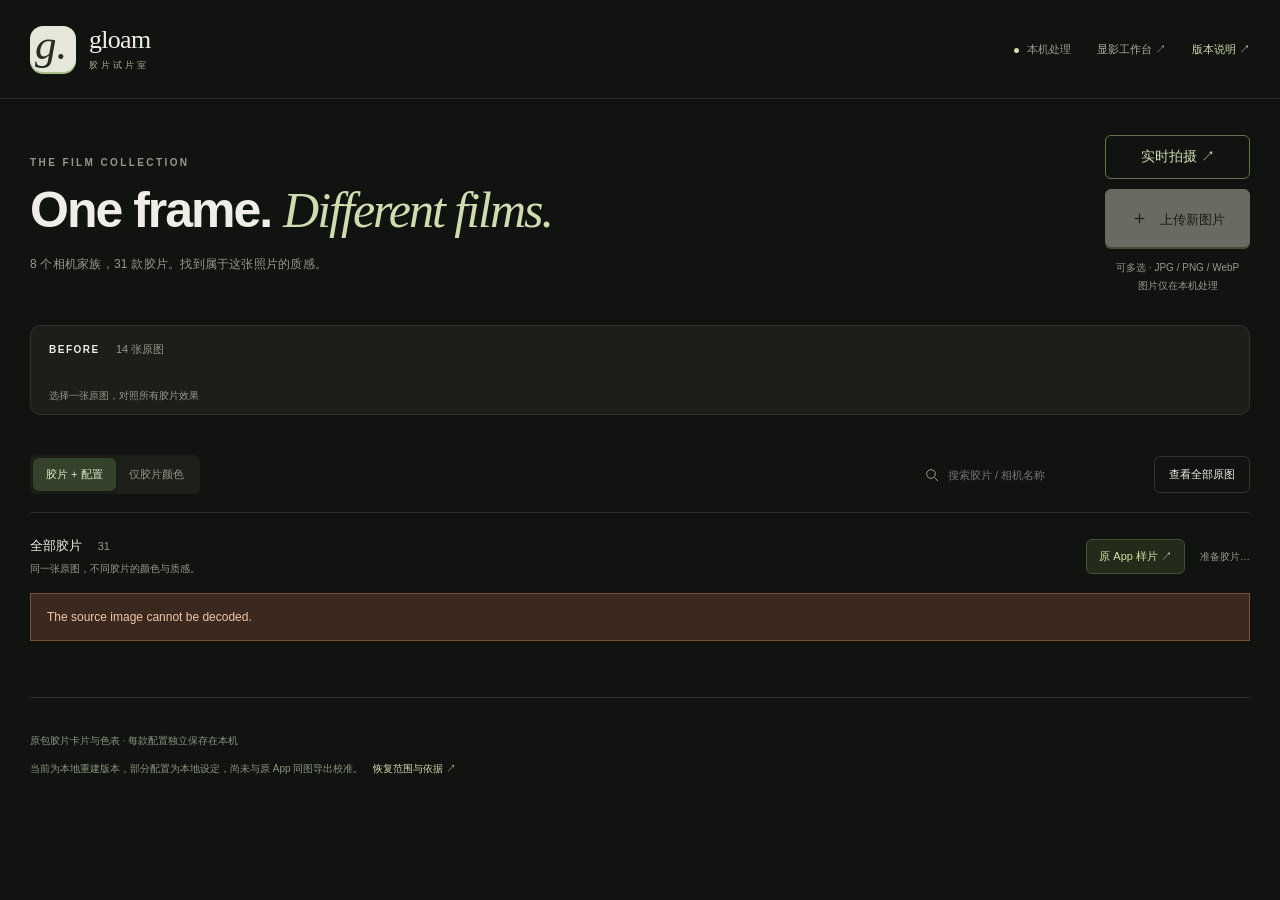
<file: index.html>
<!doctype html>
<html lang="zh-CN">
<head><meta charset="utf-8"><meta name="viewport" content="width=device-width,initial-scale=1"><meta name="description" content="用同一张照片探索 Gloam 的 8 个相机家族与 31 款胶片，查看原版卡片，独立调整与保存每款配置。"><title>Gloam · 胶片试片室</title><link rel="icon" href="studio/homepage/favicon.svg" type="image/svg+xml"><link rel="stylesheet" href="studio/homepage/home.css?v=20260921-live-lite-2"><link rel="stylesheet" href="studio/sample-gallery.css?v=20260921-live-lite-2"></head>
<body>
<a class="skip" href="#film-grid">跳到胶片</a>
<header class="masthead"><a class="brand" href="index.html" aria-label="Gloam 胶片试片室首页"><span class="brand-mark">g.</span><span class="brand-name">gloam<small>胶片试片室</small></span></a><nav><span class="local">本机处理</span><a href="editor.html">显影工作台 ↗</a><a href="about.html" target="_blank" rel="noopener">版本说明 ↗</a></nav></header>
<main>
<section class="intro"><div><p class="eyebrow">THE FILM COLLECTION</p><h1>One frame. <em>Different films.</em></h1><p class="intro-copy">8 个相机家族，31 款胶片。找到属于这张照片的质感。</p></div><div class="intro-side"><a class="camera-entry" href="camera.html">实时拍摄 ↗</a><button class="primary" id="upload-trigger" disabled><span aria-hidden="true">＋</span> 上传新图片</button><small>可多选 · JPG / PNG / WebP<br>图片仅在本机处理</small><input id="upload" type="file" accept="image/jpeg,image/png,image/webp" multiple hidden></div></section>
<section class="source-panel" aria-label="选择原图"><div class="section-top"><h2>BEFORE <span id="source-count">14 张原图</span></h2><span id="source-name"></span></div><div id="sources" class="sources"></div><div class="source-bottom"><span>选择一张原图，对照所有胶片效果</span><span id="upload-status" role="status"></span></div></section>
<nav id="camera-families" class="families" aria-label="选择相机家族"></nav>
<div class="toolbar"><div class="segmented" aria-label="效果模式"><button id="recipe-mode" aria-pressed="true">胶片 + 配置</button><button id="color-mode" aria-pressed="false">仅胶片颜色</button></div><div class="toolbar-right"><label class="search"><svg viewBox="0 0 24 24" fill="none" stroke="currentColor" stroke-width="1.5" aria-hidden="true"><circle cx="10.5" cy="10.5" r="6.5"/><path d="m16 16 5 5"/></svg><input id="film-search" type="search" placeholder="搜索胶片 / 相机名称" aria-label="搜索胶片或相机名称"></label><button id="show-before" aria-pressed="false">查看全部原图</button></div></div>
<div class="results-line"><div><h2 id="results-title">全部胶片 <span>31</span></h2><p id="family-caption">同一张原图，不同胶片的颜色与质感。</p></div><div class="results-actions"><button id="open-samples" class="home-samples">原 App 样片 ↗</button><span id="progress" role="status">准备胶片…</span></div></div>
<div id="home-error" role="alert" hidden></div><section id="film-grid" class="film-grid" aria-label="胶片效果与配置卡片"></section><div id="empty" hidden><p>没有找到这款胶片</p><button id="clear-search">清除搜索与筛选</button></div>
<footer><p>原包胶片卡片与色表 · 每款配置独立保存在本机</p><p>当前为本地重建版本，部分配置为本地设定，尚未与原 App 同图导出校准。<a href="about.html" target="_blank" rel="noopener">恢复范围与依据 ↗</a></p></footer>
</main>
<dialog id="film-detail" aria-label="胶片显影详情"><div class="detail-heading"><span id="detail-label">胶片显影</span><span class="detail-hint">每款胶片单独记住你的调整</span><button id="close-detail" aria-label="关闭胶片详情">✕</button></div><iframe id="editor-frame" title="Gloam 胶片显影工作台"></iframe></dialog>
<div id="drop-overlay" hidden>松开，加入这批原图<span>全部胶片将应用到你选择的照片</span></div>
<script type="module" src="studio/homepage/home.mjs?v=20260921-live-lite-2"></script>
</body></html>
</file>
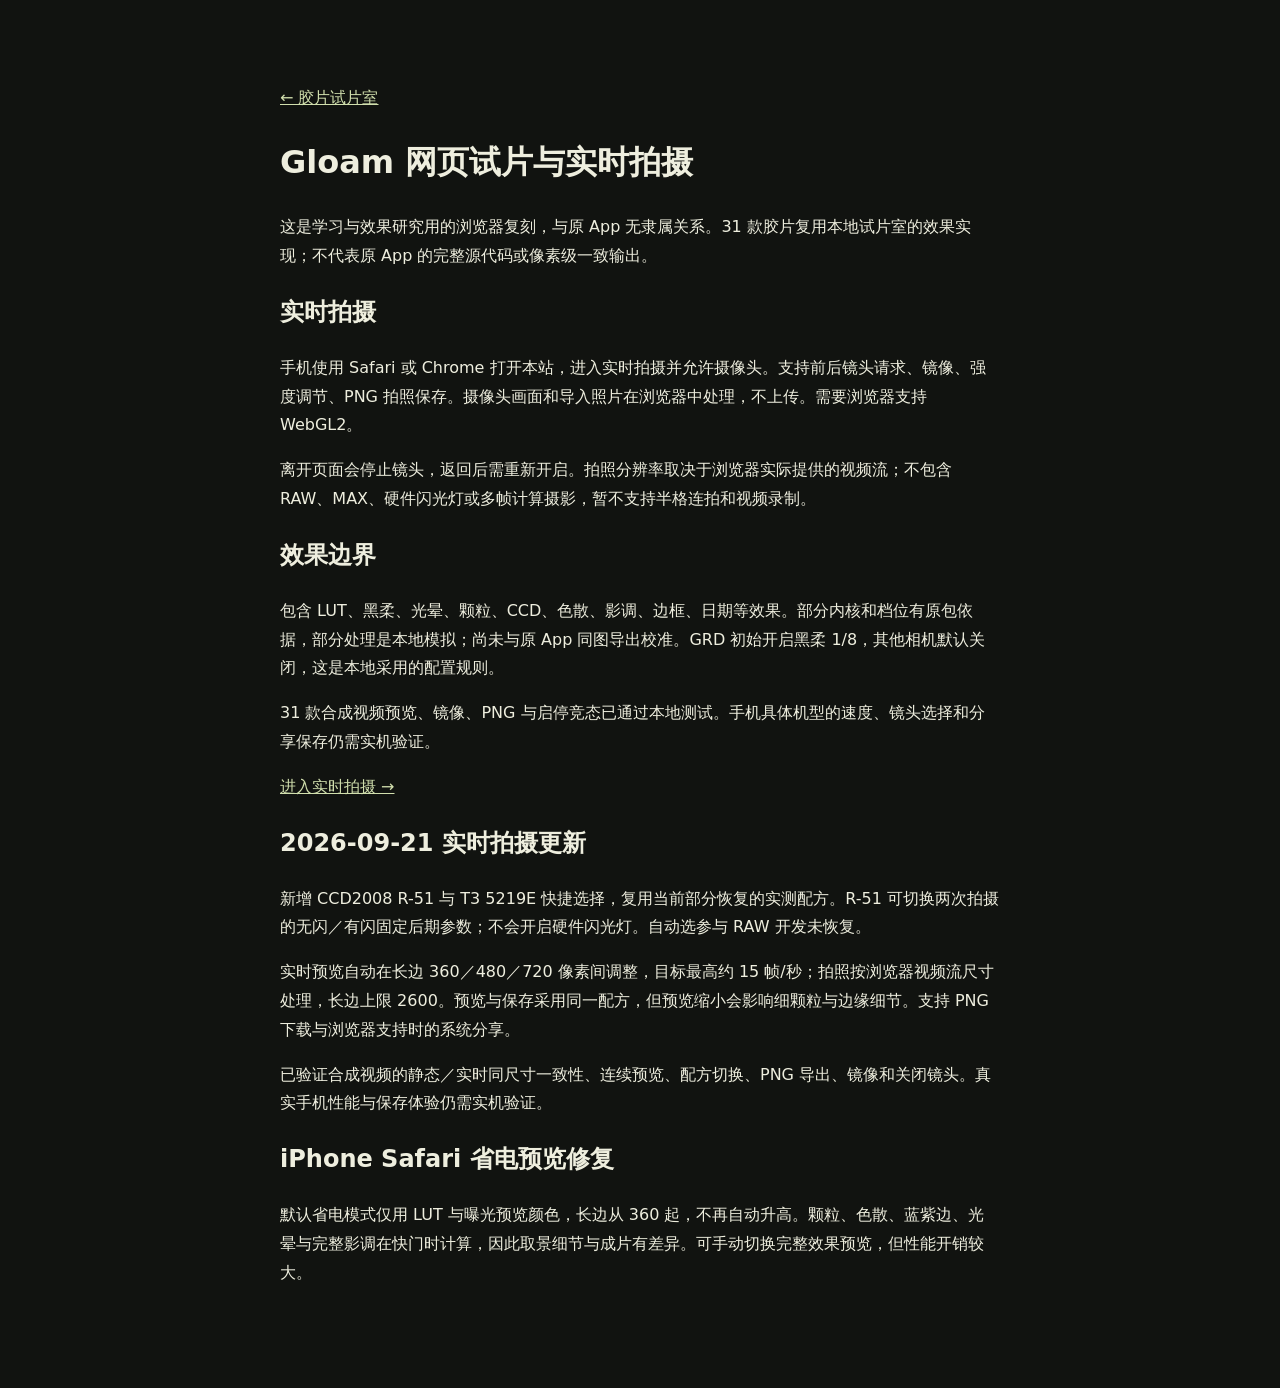
<file: about.html>
<!doctype html><html lang="zh-CN"><meta charset="utf-8"><meta name="viewport" content="width=device-width,initial-scale=1"><title>Gloam 网页版本说明</title><style>body{max-width:720px;margin:60px auto;padding:24px;background:#111310;color:#eeeede;font:16px/1.8 system-ui}a{color:#d1dfad}</style><a href="index.html">← 胶片试片室</a><h1>Gloam 网页试片与实时拍摄</h1><p>这是学习与效果研究用的浏览器复刻，与原 App 无隶属关系。31 款胶片复用本地试片室的效果实现；不代表原 App 的完整源代码或像素级一致输出。</p><h2>实时拍摄</h2><p>手机使用 Safari 或 Chrome 打开本站，进入实时拍摄并允许摄像头。支持前后镜头请求、镜像、强度调节、PNG 拍照保存。摄像头画面和导入照片在浏览器中处理，不上传。需要浏览器支持 WebGL2。</p><p>离开页面会停止镜头，返回后需重新开启。拍照分辨率取决于浏览器实际提供的视频流；不包含 RAW、MAX、硬件闪光灯或多帧计算摄影，暂不支持半格连拍和视频录制。</p><h2>效果边界</h2><p>包含 LUT、黑柔、光晕、颗粒、CCD、色散、影调、边框、日期等效果。部分内核和档位有原包依据，部分处理是本地模拟；尚未与原 App 同图导出校准。GRD 初始开启黑柔 1/8，其他相机默认关闭，这是本地采用的配置规则。</p><p>31 款合成视频预览、镜像、PNG 与启停竞态已通过本地测试。手机具体机型的速度、镜头选择和分享保存仍需实机验证。</p><a href="camera.html">进入实时拍摄 →</a></html><section id="20260921-live-measured-1"><h2>2026-09-21 实时拍摄更新</h2><p>新增 CCD2008 R-51 与 T3 5219E 快捷选择，复用当前部分恢复的实测配方。R-51 可切换两次拍摄的无闪／有闪固定后期参数；不会开启硬件闪光灯。自动选参与 RAW 开发未恢复。</p><p>实时预览自动在长边 360／480／720 像素间调整，目标最高约 15 帧/秒；拍照按浏览器视频流尺寸处理，长边上限 2600。预览与保存采用同一配方，但预览缩小会影响细颗粒与边缘细节。支持 PNG 下载与浏览器支持时的系统分享。</p><p>已验证合成视频的静态／实时同尺寸一致性、连续预览、配方切换、PNG 导出、镜像和关闭镜头。真实手机性能与保存体验仍需实机验证。</p></section><section><h2>iPhone Safari 省电预览修复</h2><p>默认省电模式仅用 LUT 与曝光预览颜色，长边从 360 起，不再自动升高。颗粒、色散、蓝紫边、光晕与完整影调在快门时计算，因此取景细节与成片有差异。可手动切换完整效果预览，但性能开销较大。</p></section>
</file>
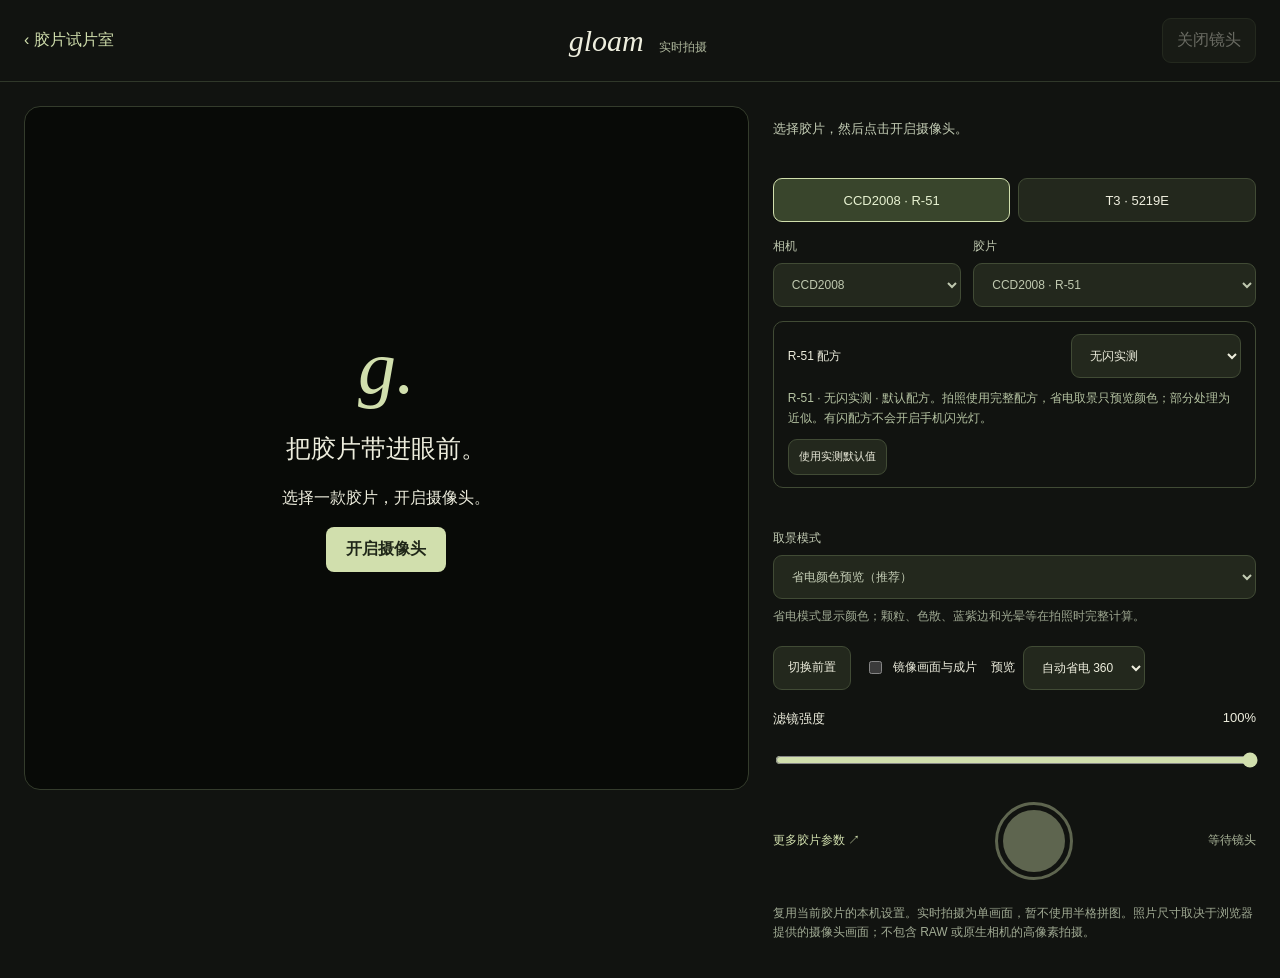
<file: camera.html>
<!doctype html><html lang="zh-CN"><head><meta charset="utf-8"><meta name="viewport" content="width=device-width,initial-scale=1,viewport-fit=cover"><title>Gloam · 实时拍摄</title><link rel="icon" href="studio/homepage/favicon.svg"><link rel="stylesheet" href="studio/camera.css?v=20260921-live-lite-2"></head><body>
<header><a href="index.html">‹ 胶片试片室</a><strong>gloam <small>实时拍摄</small></strong><button id="camera-stop" disabled>关闭镜头</button></header>
<main><section class="viewfinder"><video id="camera-source" muted playsinline hidden></video><canvas id="camera-result" width="1" height="1" aria-label="实时滤镜预览"></canvas><div id="camera-placeholder"><span class="camera-mark">g.</span><h1>把胶片带进眼前。</h1><p>选择一款胶片，开启摄像头。</p><button id="camera-start" class="primary" disabled>开启摄像头</button></div><span id="live-label" hidden>LIVE · 本机处理</span></section>
<section class="camera-controls" aria-label="拍摄设置"><div id="camera-security" role="note" hidden>手机实时摄像头需要 HTTPS。当前局域网 HTTP 入口不能启用镜头；你仍可返回试片室导入照片。</div>
<p id="camera-status" role="status" aria-live="polite">正在准备胶片…</p>
<div class="quick-films" role="group" aria-label="实测胶片快捷选择"><button data-camera-preset="CCD2008_STD">CCD2008 · R-51</button><button data-camera-preset="T3_5219">T3 · 5219E</button></div>
<div class="selection"><label>相机<select id="camera-family" disabled></select></label><label>胶片<select id="camera-film" disabled></select></label></div>
<section id="camera-recipe" hidden><label id="camera-r51-field">R-51 配方<select id="camera-r51-profile"><option value="noflash">无闪实测</option><option value="flash">有闪实测（后期配方）</option></select></label><p id="camera-recipe-note"></p><button id="camera-recipe-reset">使用实测默认值</button></section>
<p id="camera-performance" aria-live="off"></p>
<label class="preview-mode">取景模式<select id="camera-preview-mode"><option value="color">省电颜色预览（推荐）</option><option value="full">完整效果预览（较慢）</option></select></label><p class="note preview-note">省电模式显示颜色；颗粒、色散、蓝紫边和光晕等在拍照时完整计算。</p>
<div class="options"><button id="camera-flip" disabled>切换前置</button><label><input id="camera-mirror" type="checkbox">镜像画面与成片</label><label>预览<select id="camera-quality"><option value="0">自动省电 360</option><option value="480">流畅 480</option><option value="720">标准 720</option><option value="960">清晰 960</option></select></label></div>
<label class="slider">滤镜强度 <output id="camera-amount-value">100%</output><input id="camera-amount" type="range" min="0" max="100" value="100"></label>
<div class="capture-row"><a id="camera-edit" href="editor.html">更多胶片参数 ↗</a><button id="camera-shutter" class="shutter" aria-label="拍照" disabled><span></span></button><span id="camera-size">等待镜头</span></div>
<section id="camera-shot" hidden aria-label="最新拍摄照片"><img id="camera-shot-image" alt="最新拍摄的滤镜照片"><div><p id="camera-shot-info"></p><a id="camera-download" class="primary" download="Gloam.png">保存照片</a><button id="camera-share" hidden>分享／存储</button></div></section>
<p class="note">复用当前胶片的本机设置。实时拍摄为单画面，暂不使用半格拼图。照片尺寸取决于浏览器提供的摄像头画面；不包含 RAW 或原生相机的高像素拍摄。</p></section></main>
<script type="module" src="studio/camera-page.mjs?v=20260921-live-lite-2"></script></body></html>
</file>
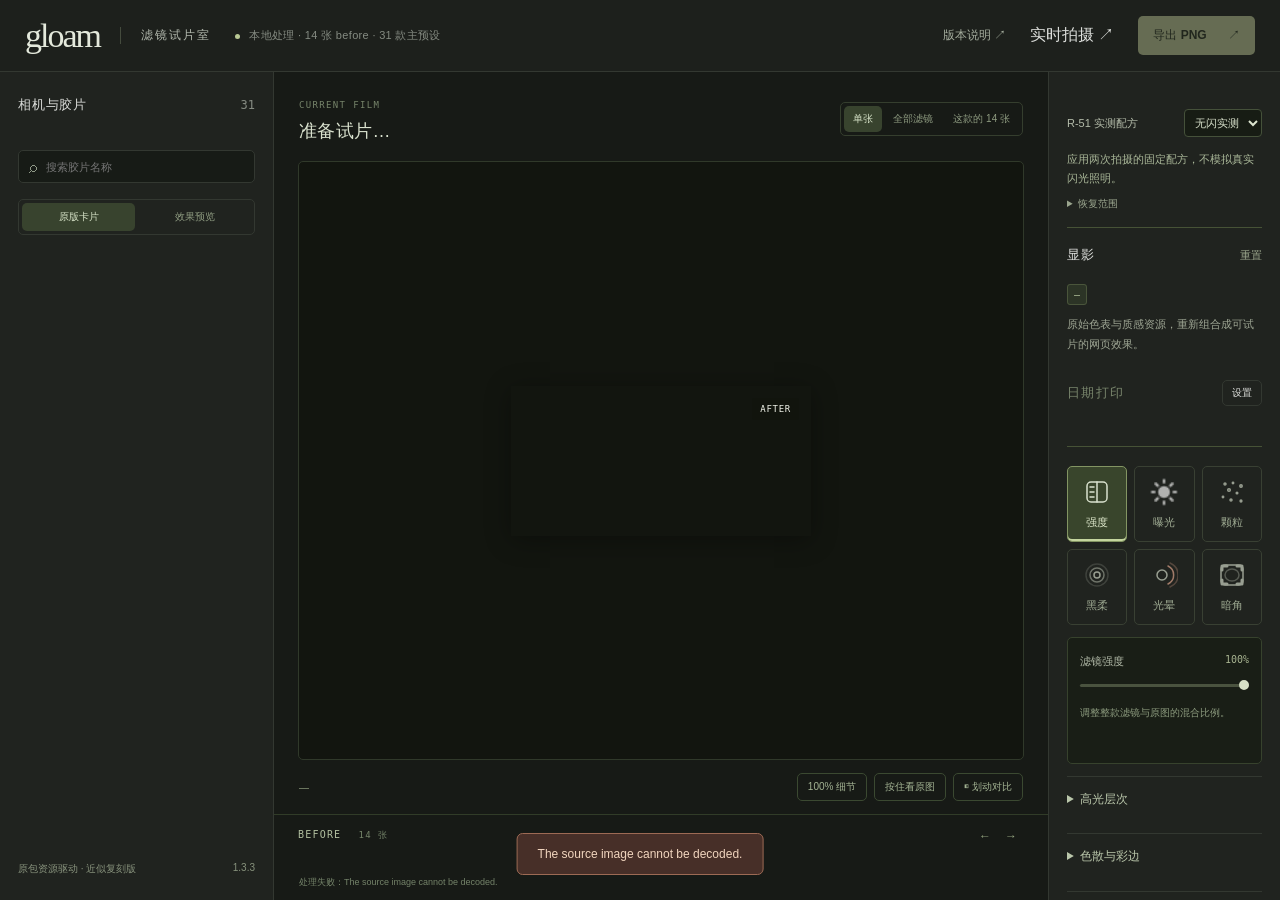
<file: editor.html>
<!doctype html>
<html lang="zh-CN"><head><meta charset="utf-8"><meta name="viewport" content="width=device-width, initial-scale=1"><link rel="icon" href="data:,"><title>Gloam · 胶片显影</title><link rel="stylesheet" href="studio/style.css?v=20260921-live-lite-2"><link rel="stylesheet" href="studio/homepage/editor.css?v=20260921-live-lite-2"><link rel="stylesheet" href="studio/sample-gallery.css?v=20260921-live-lite-2"></head>
<body>
<header class="topbar"><a class="wordmark" href="index.html">gloam<span>滤镜试片室</span></a><div class="header-note"><i></i> 本地处理 · 14 张 before · 31 款主预设</div><a class="study-link" href="about.html" target="_blank">版本说明 ↗</a><a id="open-camera" href="camera.html">实时拍摄 ↗</a><button id="export" class="primary" disabled>导出 PNG <span>↗</span></button></header>
<div class="workspace">
<aside class="library"><div class="section-heading"><h2>相机与胶片</h2><span id="filter-count">31</span></div><div id="families" class="chips" aria-label="筛选相机"></div><label class="search"><span>⌕</span><input id="search" type="search" placeholder="搜索胶片名称" aria-label="搜索胶片名称"></label><div class="library-modes" role="group" aria-label="滤镜缩略图类型"><button data-library-mode="artwork" aria-pressed="true">原版卡片</button><button data-library-mode="preview" aria-pressed="false">效果预览</button></div><div class="filter-scroll"><div id="filters" class="filter-grid"></div></div><div class="library-footer">原包资源驱动 · 近似复刻版 <span>1.3.3</span></div></aside>
<main><div class="viewer-toolbar"><div class="selected-film"><img id="selected-artwork" alt="" hidden><div><span class="eyebrow">CURRENT FILM</span><h1 id="effect-title">准备试片…</h1></div></div><div class="view-modes" aria-label="预览方式"><button data-view="single" class="active">单张</button><button data-view="filters">全部滤镜</button><button data-view="photos">这款的 14 张</button></div></div>
<div class="preview-area" id="preview-area"><div id="single-view"><div class="photo-stage" id="photo-stage"><canvas id="result" aria-label="当前滤镜效果"></canvas><img id="before" alt="原图对照"><div id="divider"><span>↔</span></div><span class="photo-label before-label">BEFORE</span><span class="photo-label after-label">AFTER</span><input id="split-position" type="range" min="0" max="100" value="50" aria-label="原图对比分界位置"></div></div><div id="contact-grid" class="contact-grid" hidden></div><div id="loading" class="loading">正在加载本地照片与滤镜…</div></div>
<div class="compare-bar"><div id="image-info">—</div><div class="compare-actions"><button id="zoom" aria-pressed="false" title="按原图像素查看，滚动查看边缘细节">100% 细节</button><button id="hold" title="按住按钮或空格看原图">按住看原图</button><button id="compare" aria-pressed="false">◧ 划动对比</button><button id="export-sheet" hidden>导出对照图</button></div></div>
<section class="photo-tray"><div class="tray-title"><h2>BEFORE <span id="photo-count">14 张</span></h2><div><button id="prev" aria-label="上一张">←</button><button id="next" aria-label="下一张">→</button></div></div><div id="photos" class="photo-strip" aria-label="选择 before 图片"></div></section>
<div id="status" role="status" aria-live="polite">所有处理均在本机进行</div>
</main>
<aside class="controls"><div class="section-heading"><h2>显影</h2><button id="reset" class="text-button">重置</button></div><div class="preset-caption"><span id="family-label">—</span><p id="preset-desc">原始色表与质感资源，重新组合成可试片的网页效果。</p></div>
<div class="range-control"><label for="amount">滤镜强度 <output id="amount-value">100%</output></label><input id="amount" type="range" min="0" max="100" value="100"></div>
<div class="range-control"><label for="exposure">曝光 <output id="exposure-value">0.0 EV</output></label><input id="exposure" type="range" min="-150" max="150" value="0"></div>
<div class="control-divider"></div><h3>胶片质感</h3>
<div class="range-control"><label for="grain">颗粒 <output id="grain-value">—</output></label><input id="grain" type="range" min="0" max="100" value="25"></div>
<div class="range-control"><label for="blackMistGrade">黑柔 <output id="blackMistGrade-value">—</output></label><input id="blackMistGrade" type="range" min="0" max="6" value="0"></div>
<div class="range-control"><label for="halationGrade">光晕 <output id="halationGrade-value">—</output></label><input id="halationGrade" type="range" min="0" max="4" value="0"></div>
<div class="range-control"><label for="vignette">暗角 <output id="vignette-value">—</output></label><input id="vignette" type="range" min="0" max="100" value="24"></div>
<details class="calibration"><summary>试片校准选项 · 非原版范围</summary><p>以下为本地校准参数。CCD 看高反差边缘的纹理与伪色；色散看画面四周的红蓝分离。建议打开「100% 细节」。</p><div class="range-control"><label for="ccd">CCD 采样混合 <output id="ccd-value">—</output></label><input id="ccd" type="range" min="0" max="100" value="0"></div><div class="range-control"><label for="aberration">边缘色散强度 <output id="aberration-value">—</output></label><input id="aberration" type="range" min="0" max="100" value="18"></div><div class="range-control"><label for="caPixels">色散通道位移 <output id="caPixels-value">±1.7 px</output></label><input id="caPixels" type="range" min="0" max="120" value="17"><p>红／蓝反向位移，按长边 1400px 为基准。原版偏移值尚未恢复。</p></div><div id="matrix-controls"><div class="range-control"><label for="node">矩阵档位 <output id="node-value">2</output></label><input id="node" type="range" min="0" max="40" value="20"></div><div class="range-control"><label for="kelvin">矩阵色温节点 <output id="kelvin-value">5200 K</output></label><input id="kelvin" type="range" min="3500" max="6500" step="100" value="5200"></div><p>档位编号不是曝光 EV；初始选择 2 / 5200K 为本地试片设定。</p></div></details>
<button id="export-batch" class="batch-button" disabled>导出这款的 14 张 ZIP</button><button id="cancel-export" hidden>停止导出</button><p class="export-note">按原始像素处理 · 逐张导出</p>
<details class="evidence"><summary>复刻依据与范围</summary><p id="evidence-text"></p><p>黑柔与光晕已恢复档位参数及内核；其余编辑范围仍需同图校准。灰尘、漏光为本地模拟。自动曝光、闪光灯、RAW、MAX 不在本次范围内。</p><a id="evidence-link" href="about.html" target="_blank">查看配置证据 ↗</a></details>
</aside></div><div id="toast" role="alert" hidden></div><script type="module" src="studio/app.mjs?v=20260921-live-lite-2"></script><script type="module" src="studio/tool-ui.mjs?v=20260921-live-lite-2"></script></body></html>
</file>
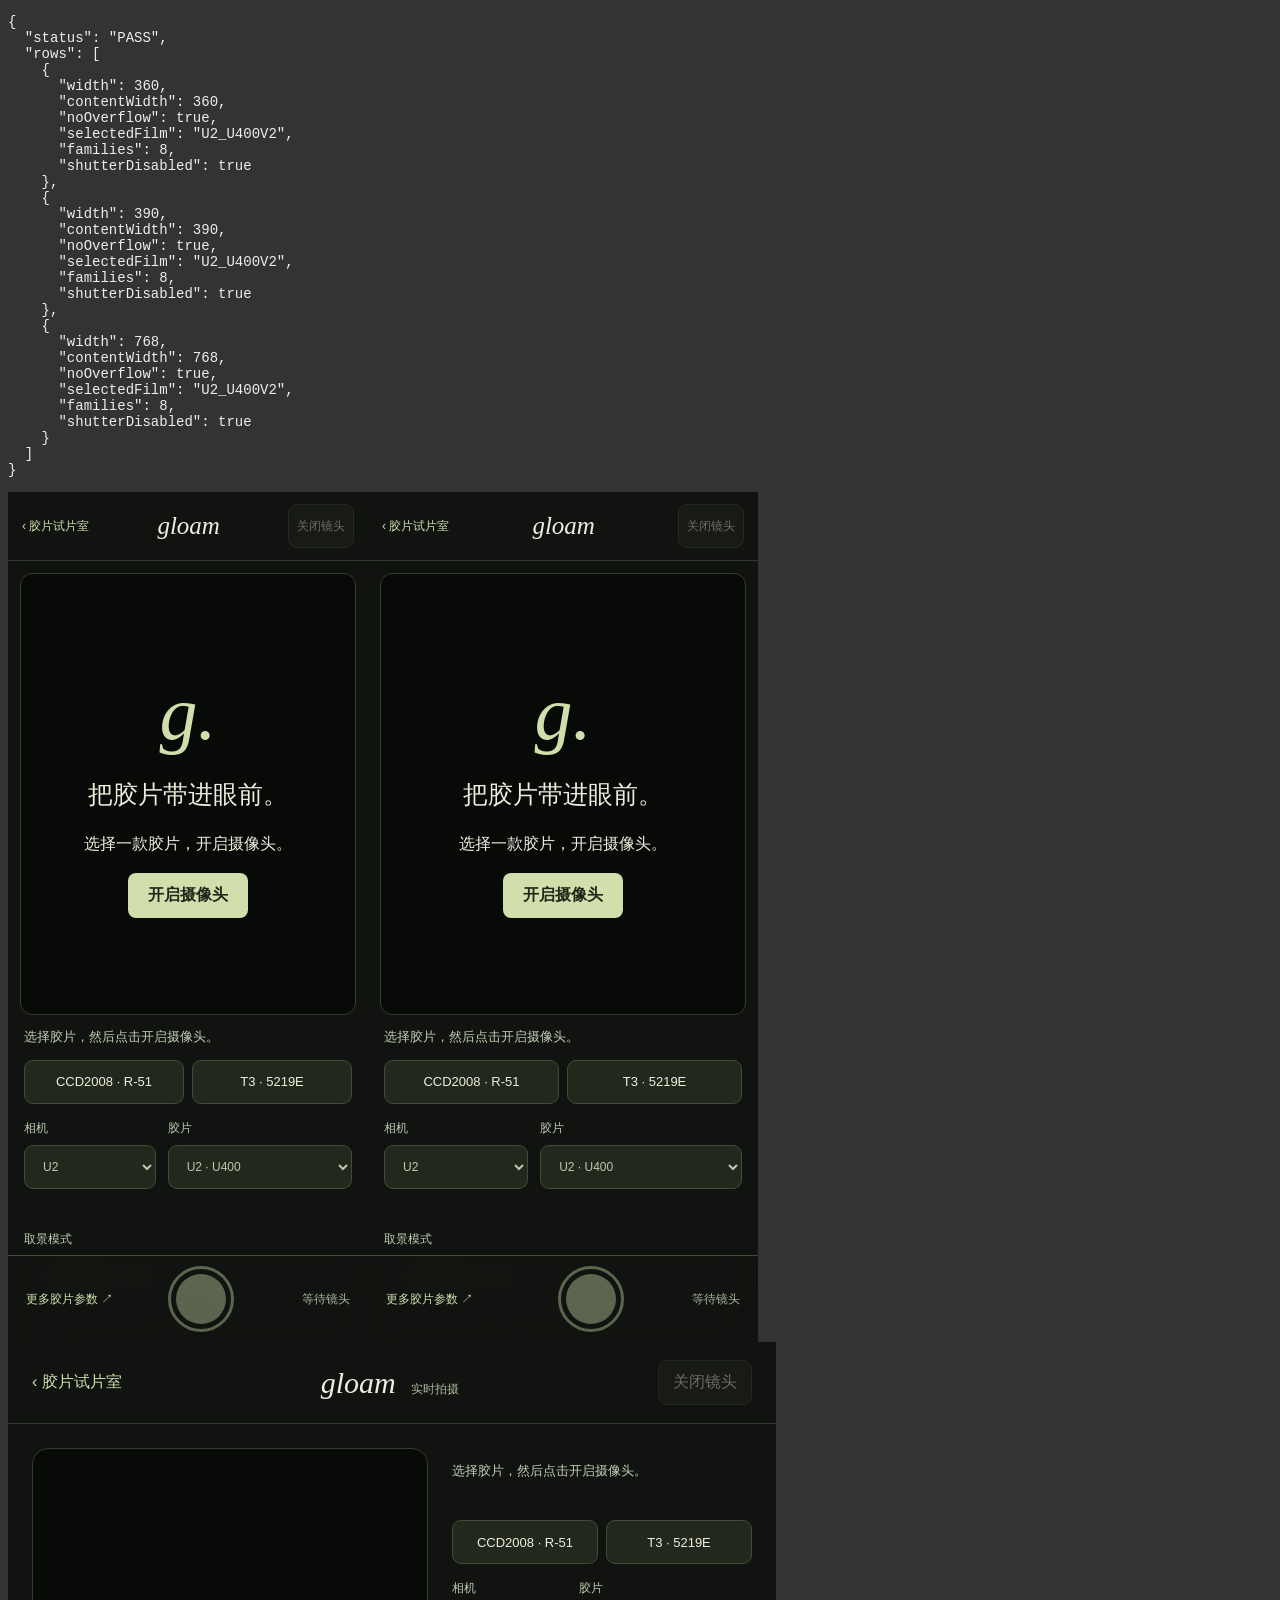
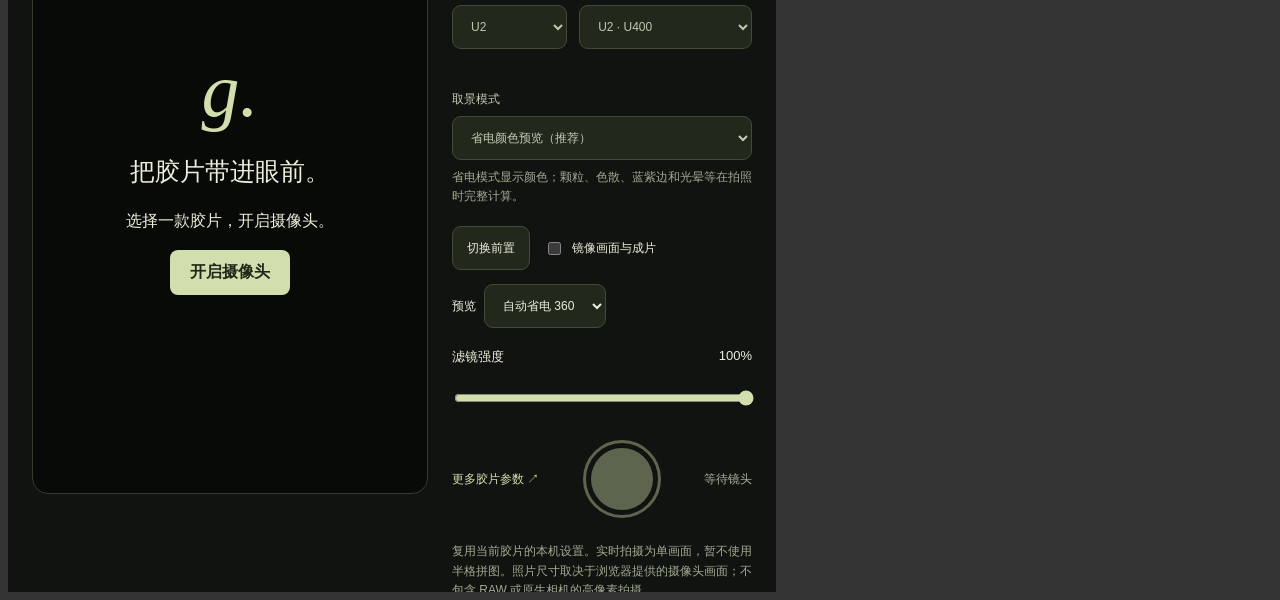
<file: studio/restoration/camera-layout-check.html>
<!doctype html><meta charset="utf-8"><title>Camera mobile layout checks</title>
<style>body{background:#333;color:#eee;font:14px monospace}iframe{height:850px;border:0;display:inline-block;vertical-align:top}pre{white-space:pre-wrap}</style>
<pre id="result">Running…</pre><div id="frames"></div>
<script type="module">
const rows=[];for(const width of [360,390,768]){const frame=document.createElement('iframe');frame.width=width;frame.src='../../camera.html?preset=U2_U400V2';document.querySelector('#frames').append(frame);await new Promise(r=>frame.onload=r);const d=frame.contentDocument;for(let i=0;i<100&&!d.querySelector('#camera-family option');i++)await new Promise(r=>setTimeout(r,50));rows.push({width,contentWidth:d.documentElement.scrollWidth,noOverflow:d.documentElement.scrollWidth<=width,selectedFilm:d.querySelector('#camera-film').value,families:d.querySelectorAll('#camera-family option').length,shutterDisabled:d.querySelector('#camera-shutter').disabled});}
document.querySelector('#result').textContent=JSON.stringify({status:rows.every(r=>r.noOverflow&&r.selectedFilm==='U2_U400V2'&&r.families===8&&r.shutterDisabled)?'PASS':'FAIL',rows},null,2);
</script>
</file>
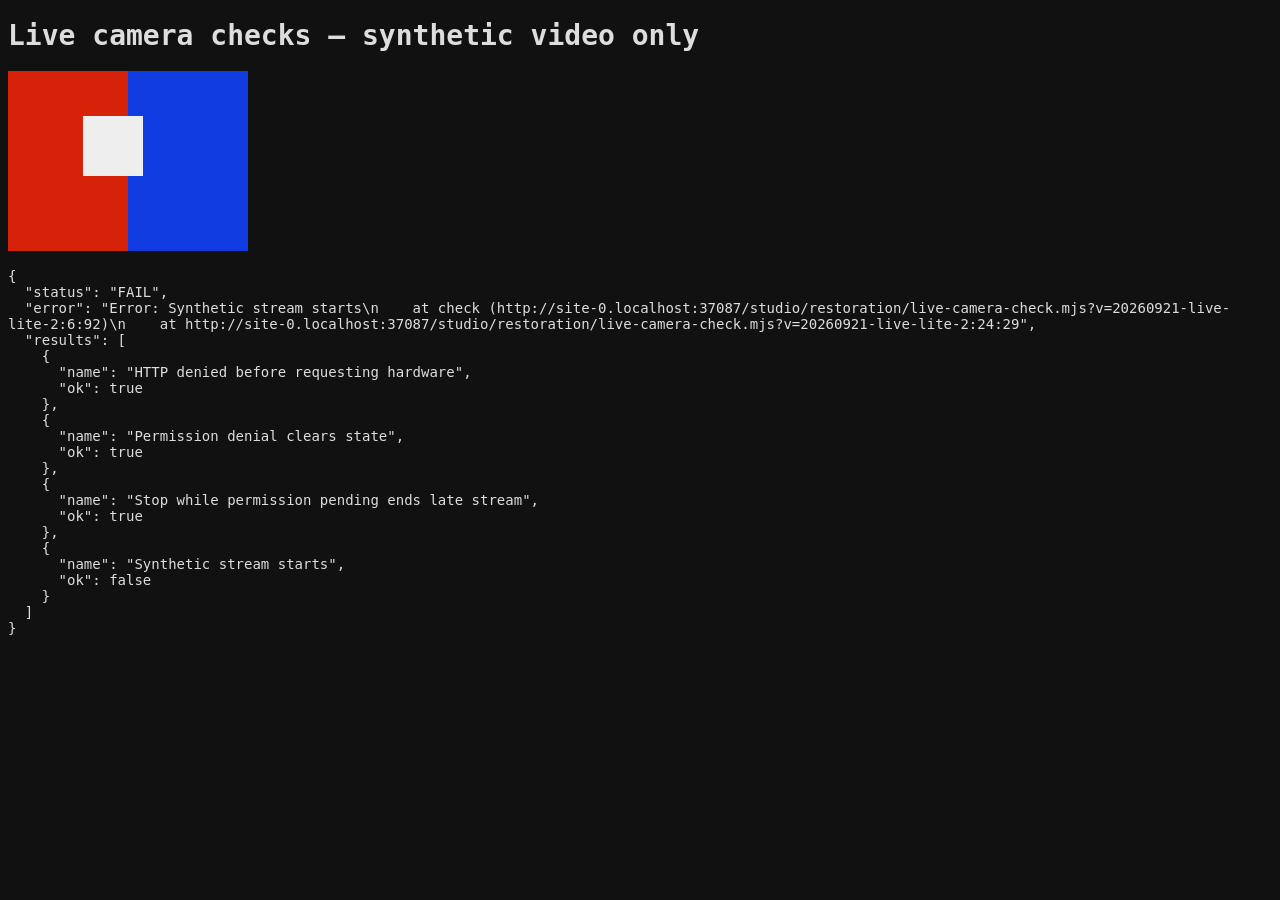
<file: studio/restoration/live-camera-check.html>
<!doctype html><meta charset="utf-8"><title>Gloam live camera checks</title>
<style>body{font:14px monospace;background:#111;color:#ddd}canvas,video{width:240px}pre{white-space:pre-wrap}</style>
<h1>Live camera checks — synthetic video only</h1><canvas id="feed" width="320" height="240"></canvas><video id="video" muted playsinline></video><canvas id="output"></canvas><pre id="result">Running…</pre>
<script type="module" src="./live-camera-check.mjs?v=20260921-live-lite-2"></script>
</file>
<file: studio/homepage/home.css>
:root{color-scheme:dark;--bg:#111310;--panel:#1b1e19;--line:#30352b;--ink:#eeeee6;--muted:#93998b;--accent:#cedcaf;font-family:-apple-system,BlinkMacSystemFont,"PingFang SC",sans-serif;color:var(--ink);background:var(--bg);font-synthesis:none}*{box-sizing:border-box}body{margin:0}button,input{font:inherit}button,a,input,summary{-webkit-tap-highlight-color:transparent}button{cursor:pointer;color:inherit;background:none;border:1px solid var(--line);border-radius:6px;padding:10px 14px;font-size:12px;transition:background .18s,border-color .18s,transform .18s}button:hover{background:#292e23;border-color:#64704f}button:active{transform:translateY(1px)}button:disabled{opacity:.4;cursor:default}a{color:inherit;text-decoration:none}a:hover{color:var(--accent)}button:focus-visible,a:focus-visible,input:focus-visible,summary:focus-visible{outline:2px solid var(--accent);outline-offset:4px}[hidden]{display:none!important}.skip{position:fixed;top:-80px;left:20px;background:var(--accent);color:#20251a;padding:15px;z-index:10}.skip:focus{top:10px}.masthead{height:99px;padding:0 max(30px,calc((100vw - 1392px)/2));display:flex;justify-content:space-between;align-items:center;border-bottom:1px solid #282c25}.brand{display:flex;align-items:center;gap:13px}.brand-mark{display:grid;place-items:center;width:46px;height:46px;background:#e5e8d9;color:#272c21;font:italic 43px/.9 Georgia,serif;border-radius:13px;padding:0 4px 7px 0;box-shadow:0 2px 0 #a9bb8a}.brand-name{font:26px/1 Georgia,serif;letter-spacing:-.7px}.brand-name small{display:block;font:9px/1.4 system-ui;letter-spacing:3px;color:#a4ae96;margin-top:6px}.masthead nav{display:flex;gap:26px;align-items:center;font-size:11px;color:#a8b199}.masthead nav a:last-child{color:var(--accent)}.local{color:var(--muted)}.local:before{content:'';display:inline-block;width:5px;height:5px;background:var(--accent);border-radius:50%;margin-right:8px}main{max-width:1452px;margin:auto;padding:0 30px}.intro{display:flex;justify-content:space-between;align-items:center;gap:24px;padding:36px 0 30px}.eyebrow{font-size:10px;letter-spacing:2.4px;color:var(--muted);font-weight:600;margin:0 0 14px}h1{font-size:clamp(30px,4vw,50px);letter-spacing:-2px;line-height:1.12;margin:0;font-weight:620;text-wrap:balance}h1 em{font-family:Georgia,"Times New Roman",serif;font-weight:400;color:var(--accent);letter-spacing:-2px}.intro-copy{color:var(--muted);font-size:12px;margin:18px 0 0;letter-spacing:.02em}.intro-side{text-align:center;flex-shrink:0}.primary{background:#eeeede;color:#262c20;border-color:#eeeede;padding:15px 24px;font-size:13px;box-shadow:0 2px 0 #91a66d}.primary:hover{background:var(--accent);color:#1f2519}.primary span{font-size:19px;margin-right:7px}.intro-side small{display:block;font-size:10px;line-height:1.8;color:var(--muted);margin-top:12px}.source-panel{background:var(--panel);border:1px solid var(--line);border-radius:10px;padding:16px 18px 10px}.section-top{display:flex;align-items:center;justify-content:space-between;gap:18px}h2{font-size:13px;font-weight:600;margin:0}h2 span{font-size:11px;font-weight:400;color:var(--muted);margin-left:12px}.section-top h2{font-size:10px;letter-spacing:1.5px;flex-shrink:0}.section-top h2 span{letter-spacing:0}#source-name{font-size:10px;color:var(--muted);white-space:nowrap;overflow:hidden;text-overflow:ellipsis;max-width:60%}.sources{display:flex;gap:12px;padding:16px 7px 12px;overflow:auto;scrollbar-width:thin;scrollbar-color:#46513c transparent}.source{position:relative;flex:0 0 62px;height:78px;padding:0;border:0;border-radius:5px;background:#24291f}.source img{display:block;width:100%;height:100%;object-fit:cover;border-radius:4px;opacity:.8}.source[aria-pressed=true]{outline:2px solid var(--accent);outline-offset:3px}.source[aria-pressed=true] img,.source:hover img{opacity:1}.source span{position:absolute;top:4px;left:5px;color:#fff;font:10px ui-monospace,monospace;text-shadow:0 1px 5px #000}.source[aria-pressed=true]:after{content:'✓';position:absolute;right:4px;bottom:4px;background:var(--accent);color:#25331d;border-radius:50%;font:9px/14px system-ui;width:14px;text-align:center}.source-bottom{display:flex;justify-content:space-between;gap:16px;font-size:10px;color:var(--muted);margin-top:3px;line-height:1.6}.families{display:flex;gap:8px;overflow:auto;padding:22px 2px 18px;scrollbar-width:thin;scrollbar-color:#46513c transparent}.families button{display:flex;align-items:center;justify-content:center;gap:8px;white-space:nowrap;padding:8px 12px;min-height:44px;flex:1;font-size:11px;background:#171a15;border-color:#2d3427}.families img{width:28px;height:28px;object-fit:contain}.families small{font:10px ui-monospace,monospace;color:#828f74}.families button[aria-pressed=true]{background:#2e3824;border-color:#819761;color:#e3ebd5}.families button[aria-pressed=true] small{color:#b5c994}.toolbar{display:flex;align-items:center;justify-content:space-between;gap:16px;padding:0 0 18px;border-bottom:1px solid #292f24}.segmented{display:flex;background:#1c2019;padding:3px;border-radius:6px;flex-shrink:0}.segmented button{border:0;color:var(--muted);font-size:11px;padding:9px 13px}.segmented button[aria-pressed=true]{background:#35412a;color:#e0e9cf;box-shadow:0 1px 4px #0003}.toolbar-right{display:flex;gap:16px;align-items:center}.search{display:flex;gap:8px;align-items:center}.search svg{width:16px;height:16px;color:#969f8c}.search input{width:190px;max-width:100%;border:0;background:transparent;color:var(--ink);font-size:11px;padding:9px 0;outline-offset:2px}#show-before{font-size:11px;white-space:nowrap}#show-before[aria-pressed=true]{background:#35412a;color:#e0e9cf}.results-line{display:flex;justify-content:space-between;align-items:center;padding:24px 0 17px;gap:15px}#family-caption{font-size:10px;color:var(--muted);margin:7px 0 0}#progress{font-size:10px;color:var(--muted);text-align:right}.film-grid{display:grid;grid-template-columns:repeat(4,minmax(0,1fr));gap:30px 18px}.film-card{min-width:0}.film-preview{display:block;position:relative;width:100%;aspect-ratio:4/5;overflow:hidden;padding:0;border:1px solid #363e2e;background:#20261b;border-radius:7px}.film-preview img{width:100%;height:100%;object-fit:cover;display:block;transition:opacity .2s}.film-preview:not([data-ready=true]) .effect-image{opacity:.35;filter:grayscale(.5)}.film-preview[data-ready=true] .before-image{position:absolute;inset:0;opacity:0}.show-before .film-preview[data-ready=true] .before-image{opacity:1}.film-preview:hover{border-color:#b3c393}.film-number,.preview-badge{position:absolute;top:10px;font:10px ui-monospace,monospace;border-radius:3px;background:#151b10b3;padding:5px 7px;color:#eef2e6}.film-number{left:10px}.preview-badge{right:10px;font-family:inherit;font-size:9px}.preview-action{position:absolute;bottom:0;left:0;right:0;padding:28px 14px 14px;background:linear-gradient(transparent,#11190cdc);color:#f2f5e8;display:flex;justify-content:space-between;align-items:center;font-size:11px;opacity:0;transform:translateY(4px);transition:opacity .2s,transform .2s}.film-preview:hover .preview-action,.film-preview:focus-visible .preview-action{opacity:1;transform:none}.film-identity{display:flex;align-items:center;justify-content:space-between;gap:12px;padding:14px 0 10px}.film-family{font-size:9px;letter-spacing:1.5px;color:#9ead8e;display:block;margin-bottom:6px}.film-identity h3{font-size:16px;font-weight:550;letter-spacing:-.3px;margin:0;line-height:1.25}.artwork-button{border:0;background:#22271e;padding:0;width:70px;flex-shrink:0;height:53px;border-radius:4px;overflow:hidden}.artwork-button img{width:100%;height:100%;display:block;object-fit:contain}.config-card{width:100%;text-align:left;background:#1b2117;border:1px solid #303a28;border-radius:6px;padding:11px 12px}.config-top{display:flex;align-items:center;justify-content:space-between;margin-bottom:9px;font-size:10px;color:#b6c5a4}.config-top span:last-child{color:#7f9569}.config-values{display:flex;flex-wrap:wrap;gap:5px 12px;font-size:10px;color:#949f89;line-height:1.6}.config-values b{font:10px ui-monospace,monospace;font-weight:400;color:#c2cfb1;margin-left:4px}.card-origin{font-size:9px;color:#77846b;margin:8px 0 0;display:flex;justify-content:space-between;gap:5px}footer{border-top:1px solid var(--line);margin-top:36px;padding:24px 0 35px;color:#8a9680;font-size:10px;line-height:1.8}footer a{color:var(--accent);margin-left:10px}#empty{text-align:center;padding:70px 0;color:var(--muted);font-size:14px}#home-error{padding:16px;background:#3b2920;color:#f0c6a7;border:1px solid #77513a;margin-bottom:20px;font-size:12px}#film-detail{width:min(1440px,96vw);height:94dvh;max-width:none;max-height:100dvh;padding:0;border:1px solid #4d5b3c;border-radius:12px;background:#171c13;color:var(--ink);overflow:hidden;box-shadow:0 20px 100px #0009}#film-detail::backdrop{background:#060904bf;backdrop-filter:blur(5px)}.detail-heading{height:50px;display:flex;align-items:center;gap:20px;padding:0 18px;border-bottom:1px solid var(--line);font-size:12px}.detail-hint{flex:1;font-size:10px;color:var(--muted)}#close-detail{margin-left:auto;padding:5px 10px;font-size:18px;border:0}#editor-frame{display:block;width:100%;height:calc(100% - 50px);border:0;background:#171a16}body.detail-open{overflow:hidden}#drop-overlay{position:fixed;z-index:30;inset:18px;border:2px dashed var(--accent);background:#1b2319ed;display:flex;justify-content:center;align-items:center;flex-direction:column;font-size:26px;pointer-events:none;border-radius:12px}#drop-overlay span{font-size:13px;color:var(--muted);margin-top:15px}
@media(min-width:1650px){.film-grid{gap:34px 22px}.source{flex-basis:74px;height:86px}.sources{gap:16px}}
@media(max-width:1100px){.families button{padding:7px 9px}.families img{width:22px;height:22px}.families small{display:none}.film-grid{grid-template-columns:repeat(3,minmax(0,1fr))}.intro{padding-top:30px}h1{font-size:42px}.masthead{padding-inline:30px}}
@media(max-width:740px){main{padding:0 18px}.masthead{height:78px;padding:0 20px}.masthead nav{gap:14px}.masthead nav>a:first-of-type{display:none}.brand-mark{width:38px;height:38px;font-size:36px}.brand-name{font-size:23px}.intro{align-items:flex-start;padding:28px 0 24px;gap:15px}h1{font-size:32px;letter-spacing:-1.4px}h1 em{display:block;letter-spacing:-1.2px}.eyebrow{font-size:8px;letter-spacing:1.5px}.intro-copy{font-size:10px;max-width:240px;line-height:1.7;margin-top:12px}.intro-side{padding-top:22px}.primary{font-size:11px;padding:10px 12px}.primary span{font-size:15px;margin-right:2px}.intro-side small{font-size:8px}.source-panel{padding:13px 12px 9px}.source{flex-basis:54px;height:68px}.sources{gap:10px}#source-name{max-width:43%;font-size:9px}.source-bottom{font-size:9px}.families{padding:17px 2px}.families button{min-width:79px;flex:none;gap:5px}.toolbar{align-items:stretch;gap:10px;flex-wrap:wrap}.toolbar-right{flex:1;justify-content:space-between;gap:10px}.search input{width:145px}.segmented button{padding:9px}.film-grid{grid-template-columns:repeat(2,minmax(0,1fr));gap:24px 12px}.film-identity{padding-top:11px;gap:7px}.film-identity h3{font-size:14px}.artwork-button{width:54px;height:41px}.config-card{padding:10px}.config-values{gap:3px 7px;font-size:9px}.config-top{font-size:9px}.card-origin{font-size:8px}.film-number,.preview-badge{top:7px;font-size:8px;padding:4px 5px}.film-number{left:7px}.preview-badge{right:7px}.results-line{padding-top:20px}#family-caption{max-width:210px;line-height:1.6}#progress{max-width:130px;line-height:1.6}#film-detail{width:100vw;height:100dvh;margin:0;border-radius:0;border:0}.detail-hint{display:none}.detail-heading{height:46px}#editor-frame{height:calc(100% - 46px)}footer a{margin-left:0;display:block}}
@media(prefers-reduced-motion:reduce){*,*:before,*:after{transition:none!important;scroll-behavior:auto!important}}

/* Align each camera's visible artwork and both text labels as one centered row. */
.families button{line-height:1;gap:0}
.families .family-content{display:inline-flex;align-items:center;justify-content:center;gap:8px;flex:none;line-height:1}
.families .camera-icon{display:block;flex:0 0 28px;width:28px;height:24px;overflow:hidden}
.families .family-name,.families small{display:flex;align-items:center;justify-content:center;height:24px;line-height:1}
.families small{font-family:inherit;font-size:10px;font-variant-numeric:tabular-nums}
@media(max-width:1100px){.families .family-content{gap:6px}.families .camera-icon{flex-basis:24px;width:24px;height:24px}}
@media(max-width:740px){.families button{min-width:max-content;padding-inline:12px}}



.camera-entry{display:block;text-align:center;padding:12px 20px;border:1px solid #65734e;border-radius:6px;color:var(--accent);margin-bottom:10px;font-size:14px}
</file>
<file: studio/sample-gallery.css>
#sample-gallery{box-sizing:border-box;width:min(1100px,calc(100vw - 40px));height:min(860px,calc(100dvh - 40px));max-width:none;max-height:none;padding:0;border:1px solid #465236;border-radius:16px;color:#edf0e5;background:#171d13;box-shadow:0 30px 100px #0008;font:13px/1.5 -apple-system,BlinkMacSystemFont,"Segoe UI",sans-serif;overflow:hidden}#sample-gallery[open]{display:flex;flex-direction:column}#sample-gallery::backdrop{background:#080b08cc;backdrop-filter:blur(5px)}#sample-gallery *{box-sizing:border-box}#sample-gallery [hidden]{display:none!important}#sample-gallery button,#sample-gallery select{font:inherit;color:inherit;border:1px solid #455039;background:#232c1b;border-radius:7px;padding:8px 12px;cursor:pointer}#sample-gallery button:hover{background:#354329}#sample-gallery button:focus-visible,#sample-gallery a:focus-visible{outline:2px solid #d3dfa5;outline-offset:3px}.sample-header{padding:20px 24px;display:flex;align-items:center;justify-content:space-between;border-bottom:1px solid #36422c}.sample-eyebrow{font-size:9px;letter-spacing:2px;color:#afbe9a}.sample-header h2{margin:4px 0 0;font-size:23px;font-weight:550}.sample-close{width:38px;height:38px;padding:0!important}.sample-cameras{display:flex;gap:8px;overflow:auto;padding:18px 24px 10px;flex-shrink:0}.sample-cameras button{white-space:nowrap;display:flex;align-items:center;gap:10px}.sample-cameras button span{font-size:10px;color:#a9b993}.sample-cameras button[aria-pressed=true]{background:#d0dda9!important;color:#192012!important}.sample-cameras button[aria-pressed=true] span{color:#435334}.sample-toolbar{padding:8px 24px;display:flex;align-items:center;justify-content:space-between;gap:12px}.sample-toolbar label{display:flex;gap:12px;align-items:center}.sample-toolbar select{min-width:180px;max-width:65vw}.sample-total{font-size:11px;color:#b7c5a5}.sample-note,.sample-context,.sample-error{margin:0;padding:6px 24px;font-size:11px;color:#afbd9c}.sample-error{color:#f3aa94}.sample-context{color:#dfd1a1}.sample-scroll{overflow:auto;flex:1;min-height:0;padding:14px 24px 24px}.sample-grid{display:grid;grid-template-columns:repeat(4,minmax(0,1fr));gap:18px}#sample-gallery .sample-card{padding:0;border:0;background:none;text-align:left;min-width:0}.sample-card img{display:block;width:100%;height:auto;aspect-ratio:4/5;object-fit:cover;border-radius:8px;background:#0f130d}.sample-card>span{display:flex;justify-content:space-between;align-items:center;padding-top:8px;font-size:12px}.sample-card small{color:#9fad8f;font-size:10px}.sample-viewer{display:flex;flex-direction:column;flex:1;min-height:0;padding:10px 24px 20px}.sample-viewer-tools{display:flex;align-items:center;gap:16px;margin-bottom:12px}.sample-original{margin-left:auto;color:#d1dfa9;text-decoration:none;font-size:11px}.sample-position{font-size:11px;font-variant-numeric:tabular-nums}.sample-image-stage{display:flex;align-items:center;justify-content:center;gap:12px;flex:1;min-height:0;background:#0d110b;border-radius:10px;overflow:hidden}.sample-full{max-width:calc(100% - 108px);max-height:100%;width:auto;height:auto;object-fit:contain;display:block}.sample-prev,.sample-next{padding:4px 10px!important;font-size:28px!important;flex:0 0 36px}.sample-caption{font-size:12px;color:#bdc9ad;margin:12px 0 0;min-height:18px;line-height:1.6}.camera-samples{font-size:10px!important;padding:5px 8px!important;margin-left:auto;white-space:nowrap}.camera-heading span+.camera-samples{margin-left:0}.home-samples{font-size:11px;padding:9px 12px;border:1px solid #455039;border-radius:6px;background:#232c1b;color:#d3dfa5;cursor:pointer}.results-actions{display:flex;align-items:center;gap:15px}
@media(max-width:700px){#sample-gallery{width:calc(100vw - 16px);height:calc(100dvh - 16px);border-radius:10px}.sample-header{padding:15px}.sample-cameras{padding:12px 15px 6px}.sample-toolbar{padding:8px 15px}.sample-note,.sample-context,.sample-error{padding-inline:15px}.sample-scroll{padding:10px 15px 20px}.sample-grid{grid-template-columns:repeat(2,minmax(0,1fr));gap:14px}.sample-viewer{padding:8px 10px 15px}.sample-image-stage{position:relative;gap:0}.sample-full{max-width:100%}.sample-prev,.sample-next{position:absolute;z-index:1;background:#171d13aa!important}.sample-prev{left:5px}.sample-next{right:5px}.sample-viewer-tools{gap:8px}.sample-header h2{font-size:20px}.results-actions{flex-wrap:wrap;gap:8px}.sample-toolbar select{min-width:140px}}

.sample-missing{grid-column:1/-1;border:1px dashed #465236;border-radius:10px;padding:24px;color:#bac6aa}.sample-missing strong{font-size:15px;font-weight:500;color:#e0e8d4}.sample-missing p{max-width:560px;font-size:12px;line-height:1.8;margin:8px 0 16px}.sample-missing p:last-child{margin-bottom:0}
</file>
<file: studio/camera.css>
:root{color-scheme:dark;font-family:-apple-system,BlinkMacSystemFont,'PingFang SC',sans-serif;color:#eeeede;background:#111310}*{box-sizing:border-box}body{margin:0}[hidden]{display:none!important}a{color:#d1dfad;text-decoration:none}button,select,input{font:inherit}button,select{background:#23281d;color:inherit;border:1px solid #414b35;border-radius:9px;padding:11px 14px;min-height:44px}button{cursor:pointer}button:disabled{opacity:.4;cursor:default}:focus-visible{outline:2px solid #d4e9a4;outline-offset:3px}header{padding:18px 24px;display:flex;align-items:center;justify-content:space-between;border-bottom:1px solid #30382a;gap:12px}header strong{font:italic 30px Georgia}header small{font:12px system-ui;margin-left:8px;color:#aeb79c}main{max-width:1300px;margin:auto;padding:24px;display:grid;grid-template-columns:minmax(0,1.5fr) minmax(300px,1fr);gap:24px}.viewfinder{position:relative;background:#080a07;min-height:440px;height:min(76vh,800px);border:1px solid #343c2c;border-radius:16px;display:grid;place-items:center;overflow:hidden}canvas{width:100%;height:100%;object-fit:contain}#camera-placeholder{position:absolute;text-align:center;padding:24px}.camera-mark{font:italic 76px Georgia;color:#d1dfad}h1{font-size:25px;font-weight:500}p{line-height:1.6}.primary{background:#d1dfad;color:#202719;border:0;display:inline-block;padding:12px 20px;border-radius:8px;font-weight:600}#live-label{position:absolute;top:14px;left:14px;background:#18210bd9;border-radius:30px;padding:7px 12px;color:#d1dfad;font-size:11px;letter-spacing:1px}.camera-controls{min-width:0}#camera-status{min-height:46px;color:#c4cdb5;font-size:13px}#camera-security{padding:14px;border:1px solid #84734b;border-radius:10px;color:#e6d4ac;font-size:13px;line-height:1.6}.selection{display:grid;grid-template-columns:1fr 1.5fr;gap:12px}.selection label{display:grid;gap:8px;color:#bfc8af;font-size:12px}select{width:100%;min-width:0}.options{display:flex;flex-wrap:wrap;align-items:center;gap:14px;margin:20px 0;font-size:12px}.options label{display:flex;gap:8px;align-items:center}.options select{width:auto}.slider{display:grid;grid-template-columns:1fr auto;gap:14px;font-size:13px}.slider input{grid-column:1/-1;width:100%;accent-color:#d1dfad;min-height:32px}.capture-row{display:flex;align-items:center;justify-content:space-between;gap:16px;margin:24px 0;font-size:12px}.shutter{width:78px;height:78px;flex-shrink:0;border-radius:50%;background:transparent;border:3px solid #d1dfad;padding:5px}.shutter span{display:block;width:100%;height:100%;border-radius:50%;background:#d1dfad}.shutter:active span{transform:scale(.91)}#camera-size{color:#aab499;max-width:100px}#camera-shot{display:flex;align-items:center;gap:14px;padding:14px;border:1px solid #414b35;border-radius:12px}#camera-shot img{width:84px;max-height:130px;object-fit:contain}#camera-shot-info,.note{font-size:12px;color:#a0aa93}.note{margin-top:24px}#camera-share{margin-top:8px}@media(max-width:720px){header{padding:12px 14px;font-size:12px}header strong{font-size:25px}header small{display:none}header button{font-size:12px;padding:8px}main{display:block;padding:12px 12px calc(16px + env(safe-area-inset-bottom))}.viewfinder{height:52vh;min-height:280px;border-radius:12px}.camera-controls{padding:0 4px}.selection{grid-template-columns:1fr 1.4fr}.capture-row{margin:16px 0}.options{margin:14px 0}#camera-status{min-height:0;margin:12px 0}.note{margin-top:16px}}

.quick-films{display:grid;grid-template-columns:1fr 1fr;gap:8px;margin:0 0 16px}.quick-films button{padding:12px 6px;font-size:13px}.quick-films button[aria-pressed=true]{border-color:#d1dfad;background:#39452c;color:#e8f2d2}#camera-recipe{padding:12px 14px;margin-top:14px;border:1px solid #414b35;border-radius:10px}#camera-recipe label{display:flex;align-items:center;justify-content:space-between;gap:12px;font-size:12px}#camera-recipe select{width:auto;max-width:72%}#camera-recipe-note{font-size:12px;color:#b5c3a2;line-height:1.7;margin:10px 0}#camera-recipe-reset{font-size:11px;min-height:36px;padding:7px 10px}#camera-performance{font-size:11px;color:#a0aa93;min-height:16px;font-variant-numeric:tabular-nums;margin:10px 0}
@media(max-width:720px){main{padding-bottom:calc(116px + env(safe-area-inset-bottom))}.capture-row{position:fixed;z-index:5;bottom:0;left:0;right:0;margin:0;padding:10px 18px calc(10px + env(safe-area-inset-bottom));border-top:1px solid #414b35;background:#111310f5;backdrop-filter:blur(12px)}.shutter{width:66px;height:66px}.capture-row>a,.capture-row>span{flex:1}.capture-row>span{text-align:right}}

.preview-mode{display:grid;gap:8px;font-size:12px;color:#c4cdb5;margin:16px 0 0}.preview-note{margin:8px 0;line-height:1.6}
</file>
<file: studio/style.css>
:root{font-family:-apple-system,BlinkMacSystemFont,"PingFang SC",sans-serif;color:#dcdedb;background:#151715;font-synthesis:none;--muted:#858b82;--line:#333831;--accent:#d3dfa5}*{box-sizing:border-box}body{margin:0}button,input,a{-webkit-tap-highlight-color:transparent}button,input{font:inherit}button{color:inherit;cursor:pointer;background:none;border:1px solid var(--line);border-radius:5px;padding:8px 11px;font-size:12px}button:hover{background:#32372f}button:disabled{opacity:.4;cursor:wait}a{color:inherit;text-decoration:none}button:focus-visible,a:focus-visible,input:focus-visible,summary:focus-visible{outline:2px solid var(--accent);outline-offset:3px}[hidden]{display:none!important}.topbar{height:72px;padding:0 25px;display:flex;align-items:center;gap:24px;border-bottom:1px solid var(--line);background:#1d201c}.wordmark{font-family:Georgia,serif;font-size:34px;letter-spacing:-2px;color:#e4e9dc;display:flex;align-items:center;gap:20px}.wordmark span{font-family:-apple-system,sans-serif;font-size:12px;letter-spacing:2px;color:#b3b9ae;border-left:1px solid #444b3d;padding-left:20px}.header-note{font-size:11px;letter-spacing:.03em;color:var(--muted);flex:1}.header-note i{display:inline-block;width:5px;height:5px;border-radius:50%;background:#b9c894;margin-right:6px}.study-link{font-size:12px;color:#a5ad9e}.primary{border:0;background:var(--accent);color:#283020;padding:11px 15px;font-weight:600}.primary:hover{background:#e5edc1}.primary span{padding-left:18px}.workspace{display:grid;grid-template-columns:274px minmax(320px,1fr) 232px;height:calc(100dvh - 72px);min-height:660px}.library,.controls{background:#20231f;padding:24px 18px;min-width:0}.library{border-right:1px solid var(--line);display:flex;flex-direction:column;overflow:hidden}.section-heading{display:flex;align-items:center;justify-content:space-between;margin-bottom:20px}h2{font-size:13px;font-weight:500;letter-spacing:.06em;margin:0}.section-heading>span{font:12px ui-monospace,monospace;color:var(--muted)}.chips{display:flex;gap:6px;flex-wrap:wrap;margin-bottom:16px}.chips button{border-color:#394034;border-radius:4px;color:#a7ae9f;padding:6px 9px;font-size:10px}.chips button.active{color:#e4edcc;background:#454f34;border-color:#68784d}.search{height:33px;background:#171b16;display:flex;align-items:center;padding:0 10px;gap:7px;border:1px solid var(--line);border-radius:5px;margin-bottom:16px;color:#8e9886}.search input{width:100%;background:none;border:0;color:#d3d9cc;font-size:11px;outline:0}.filter-scroll{overflow:auto;flex:1;scrollbar-width:thin;scrollbar-color:#4b5543 transparent}.filter-grid{display:grid;grid-template-columns:1fr 1fr;gap:13px 10px;padding:3px}.filter-card{border:0;padding:0;text-align:left;min-width:0;border-radius:4px;background:none!important}.filter-card img{display:block;width:100%;aspect-ratio:4/5;object-fit:cover;background:#2b3026;border-radius:4px;outline:1px solid #444c3d;outline-offset:0}.filter-card.active img{outline:2px solid var(--accent);outline-offset:2px}.filter-card .filter-name{display:flex;justify-content:space-between;align-items:center;font-size:11px;margin-top:9px;color:#b1b9a6;gap:3px}.filter-card.active .filter-name{color:#e6edce}.filter-card .filter-name i{font:9px ui-monospace,monospace;font-style:normal;color:#727c67}.filter-card.active .filter-name i{color:var(--accent)}.filter-card small{font-size:9px;color:#777f70}.library-footer{padding-top:19px;font-size:10px;color:#87927c;display:flex;justify-content:space-between}#extras{margin:25px 2px 4px}summary{cursor:pointer;font-size:11px;color:#9aa58e;line-height:1.7}#extras summary span{float:right}.extra-list{padding-top:10px;display:grid;gap:7px}.extra-list button{text-align:left;border-color:#3b4433;font-size:11px}.extra-list button span{font-size:9px;color:#818977;display:block;margin-top:5px}.extra-list button:disabled{cursor:default}.controls{border-left:1px solid var(--line);overflow:auto;scrollbar-width:thin;scrollbar-color:#4b5543 transparent}.text-button{padding:0;border:0;font-size:11px;color:#9ba68d}.preset-caption{margin-bottom:25px}.preset-caption span{font:10px ui-monospace,monospace;border:1px solid #4a553b;background:#2c3426;color:#b4c49d;padding:4px 6px;border-radius:3px}.preset-caption p{font-size:11px;color:#9da593;line-height:1.8;margin:13px 0 0}.range-control{margin:20px 0}.range-control label{display:flex;justify-content:space-between;font-size:11px;color:#b4bcaa;gap:5px}.range-control output{font:10px ui-monospace,monospace;color:#a8b491}.range-control input{display:block;width:100%;height:3px;appearance:none;-webkit-appearance:none;background:linear-gradient(to right,#b9c99e 0%,#4a533f 0%);margin:15px 0 0;border-radius:5px;cursor:pointer}.range-control input::-webkit-slider-thumb{appearance:none;width:10px;height:10px;background:#d7e0c6;border-radius:50%;border:2px solid #d7e0c6}.range-control input::-moz-range-thumb{width:8px;height:8px;background:#d7e0c6;border-radius:50%;border:0}.control-divider{height:1px;background:var(--line);margin:25px 0}h3{font-size:10px;letter-spacing:.1em;font-weight:500;color:#77846b;margin:0}.calibration{border-block:1px solid var(--line);padding:13px 0;margin:27px 0 20px}.calibration p,.evidence p{font-size:10px;color:#849077;line-height:1.8}.batch-button{width:100%;font-size:11px;border-color:#566048;color:#c4cfb4;padding:11px 5px}.export-note{font-size:9px;color:#77836b;text-align:center;margin:10px 0 22px}.evidence a{font-size:10px;color:#bdc9aa}.evidence{padding-top:16px;border-top:1px solid var(--line)}main{display:flex;flex-direction:column;min-width:0;min-height:0;background:#171a16}.viewer-toolbar{padding:22px 25px 18px;display:flex;align-items:center;justify-content:space-between;gap:15px}.eyebrow{font:9px ui-monospace,monospace;letter-spacing:.15em;color:#77856b}h1{font-weight:500;font-size:20px;letter-spacing:.02em;margin:7px 0 0;color:#d9e1ce}.view-modes{display:flex;border:1px solid #353e2e;border-radius:5px;padding:3px;gap:2px}.view-modes button{border:0;font-size:10px;padding:6px 9px;color:#8e9b80;white-space:nowrap}.view-modes .active{background:#38432e;color:#d8e4c9}.preview-area{position:relative;flex:1;min-height:120px;overflow:auto;margin:0 24px;background:#12150f;border:1px solid #30392a;border-radius:5px;scrollbar-width:thin;scrollbar-color:#4b5543 transparent}#single-view{width:100%;height:100%;display:flex;align-items:center;justify-content:center;padding:17px}.photo-stage{position:relative;line-height:0;overflow:hidden;box-shadow:0 4px 25px #0005;flex-shrink:0}#result{width:100%;height:100%;display:block}#before{position:absolute;inset:0;width:100%;height:100%;object-fit:fill;display:none;clip-path:inset(0 50% 0 0)}.photo-stage.split #before{display:block}.photo-stage.holding #before{display:block;clip-path:none!important}.photo-label{position:absolute;top:12px;font:9px ui-monospace,monospace;background:#10150c80;color:#f1f3e9;padding:6px 8px;letter-spacing:.08em;border-radius:2px;pointer-events:none}.before-label{left:12px;display:none}.after-label{right:12px}.split .before-label,.holding .before-label{display:block}.holding .after-label{display:none}#divider{display:none;position:absolute;top:0;bottom:0;left:50%;width:1px;background:#ffffffe0;pointer-events:none}.split #divider{display:block}.holding #divider{display:none}#divider span{position:absolute;top:50%;left:0;transform:translate(-50%,-50%);font-size:14px;color:#313a26;border:1px solid #fff9;background:#e9f0de;border-radius:50%;width:28px;height:28px;display:grid;place-items:center;box-shadow:0 1px 5px #0004}#split-position{position:absolute;inset:0;width:100%;height:100%;opacity:0;cursor:ew-resize;display:none;margin:0}.split #split-position{display:block}.loading{position:absolute;left:50%;top:50%;transform:translate(-50%,-50%);border:1px solid #4d5941;background:#252e20e8;border-radius:5px;padding:14px 20px;font-size:12px;color:#d5dfc7;pointer-events:none;max-width:85%;text-align:center}.compare-bar{padding:13px 25px;display:flex;align-items:center;justify-content:space-between;gap:10px;color:#869477;font-size:10px}.compare-actions{display:flex;gap:7px}.compare-actions button{font-size:10px;color:#a3b393;border-color:#3b4931;padding:6px 10px}.compare-actions button[aria-pressed=true]{color:var(--accent);background:#34412a}.photo-tray{padding:11px 24px 13px;border-top:1px solid #313c28}.tray-title{display:flex;justify-content:space-between;align-items:center;margin-bottom:12px}.tray-title h2{font:10px ui-monospace,monospace;letter-spacing:.12em;color:#b1bf9f}.tray-title h2 span{font-size:9px;color:#748469;margin-left:10px}.tray-title button{padding:2px 7px;border:0;color:#94a47f}.photo-strip{display:flex;gap:9px;overflow:auto;padding:3px;scrollbar-width:thin;scrollbar-color:#435338 transparent}.photo-strip button{flex:0 0 51px;width:51px;height:67px;border:0;padding:0;position:relative}.photo-strip img{width:100%;height:100%;object-fit:cover;border-radius:3px;opacity:.62;transition:opacity .15s}.photo-strip button.active img{opacity:1;outline:2px solid var(--accent);outline-offset:2px}.photo-strip button:hover img{opacity:1}.photo-strip span{position:absolute;bottom:3px;right:4px;font:9px ui-monospace,monospace;color:white;text-shadow:0 1px 3px black}#status{padding:0 25px 11px;font-size:9px;color:#748369;min-height:22px}.contact-grid{display:grid;grid-template-columns:repeat(auto-fill,minmax(145px,1fr));gap:17px 14px;padding:19px}.contact-card{min-width:0;border:0;padding:0;text-align:left}.contact-card img{width:100%;aspect-ratio:3/4;object-fit:contain;background:#1d2517;display:block;border-radius:3px}.contact-card span{display:block;font-size:11px;line-height:1.5;margin-top:8px;color:#c2ceb4;white-space:nowrap;overflow:hidden;text-overflow:ellipsis}.contact-card small{display:block;color:#7d906b;font-size:9px;margin-top:3px}.contact-card.active img{outline:2px solid #cdddb1;outline-offset:2px}#toast{position:fixed;bottom:25px;left:50%;transform:translateX(-50%);background:#472f28;border:1px solid #9d6a54;color:#f1d5be;padding:13px 20px;border-radius:6px;font-size:12px;z-index:9;max-width:90vw}@media(min-width:1600px){.workspace{grid-template-columns:300px minmax(320px,1fr) 255px}.library,.controls{padding:27px 23px}.contact-grid{grid-template-columns:repeat(auto-fill,minmax(170px,1fr))}}@media(max-width:1150px){.workspace{grid-template-columns:220px minmax(280px,1fr) 190px}.library,.controls{padding:19px 13px}.topbar{gap:15px}.header-note{font-size:10px}.viewer-toolbar{padding:18px 16px;flex-wrap:wrap}.preview-area{margin:0 15px}.view-modes button{padding:5px 7px}.filter-grid{gap:12px 8px}.photo-tray{padding-inline:15px}.compare-bar{padding-inline:15px}}@media(max-width:850px){.topbar{padding:0 15px;height:60px}.header-note,.wordmark span{display:none}.wordmark{flex:1}.workspace{grid-template-columns:180px minmax(280px,1fr);height:calc(100dvh - 60px);min-height:650px}.controls{grid-column:1/-1;overflow:visible;display:grid;grid-template-columns:repeat(3,1fr);gap:0 20px;border-top:1px solid var(--line)}.controls .section-heading,.preset-caption,.control-divider,.controls h3,.calibration,.evidence{grid-column:1/-1}.range-control{margin:15px 0}.library,.controls{padding:17px 12px}.filter-card .filter-name{font-size:10px}.library-footer span{display:none}.study-link{font-size:10px}.primary{font-size:10px}#single-view{padding:9px}.compare-bar{flex-wrap:wrap}.contact-grid{grid-template-columns:repeat(auto-fill,minmax(130px,1fr));padding:13px;gap:14px 10px}.preview-area{margin:0 10px}}@media(prefers-reduced-motion:reduce){*{transition:none!important}}

.preview-area.zoomed #single-view{display:block;width:max-content;height:max-content;min-width:100%;min-height:100%;padding:16px}.preview-area.zoomed .photo-stage{margin:auto}#zoom[aria-pressed=true]{background:#34412a;color:var(--accent)}

.tool-picker{display:grid;grid-template-columns:repeat(3,minmax(0,1fr));gap:7px;margin:0 0 12px}.tool-picker button{display:flex;flex-direction:column;align-items:center;justify-content:center;gap:9px;min-height:72px;padding:11px 3px;border-color:#394033;color:#9eaa92;font-size:11px}.tool-icon{display:block;object-fit:contain;flex-shrink:0;width:28px;height:28px}.tool-picker button[aria-pressed=true]{background:#39452c;border-color:#839563;color:#e2eccf;box-shadow:inset 0 -2px #c4d59e}.tool-picker button[aria-pressed=false] .tool-icon{opacity:.65}.tool-picker button:hover .tool-icon{opacity:1}.tool-adjustment{min-height:127px;padding:1px 12px 10px;background:#191e16;border:1px solid #37422d;border-radius:5px}.tool-adjustment .range-control{margin:15px 0 17px}.tool-hint{font-size:10px;line-height:1.8;color:#8c9b7e;margin:0}.parameter-name{display:flex;align-items:center;gap:7px;min-width:0}.parameter-name .tool-icon{width:19px;height:19px}.calibration .range-control label{align-items:center}.calibration .range-control output{white-space:nowrap}.controls .calibration{margin-top:20px}@media(max-width:850px){.tool-picker,.tool-adjustment{grid-column:1/-1}.tool-picker{grid-template-columns:repeat(6,minmax(0,1fr))}.tool-adjustment{min-height:110px}}

.library-modes{display:flex;gap:3px;padding:3px;border:1px solid var(--line);border-radius:5px;margin-bottom:16px}.library-modes button{flex:1;border:0;font-size:10px;padding:7px 3px;color:#8e9b80}.library-modes button[aria-pressed=true]{background:#38432e;color:#d8e4c9}#filters[data-mode=artwork] .filter-card img{aspect-ratio:4/3;object-fit:contain;background:#161914}.chips button{display:flex;align-items:center;gap:4px;min-height:35px}.chips img{object-fit:contain;flex-shrink:0}.selected-film{display:flex;align-items:center;gap:13px;min-width:0}#selected-artwork{width:72px;height:54px;object-fit:contain;border-radius:4px;border:1px solid #424d37}.selected-film h1{font-size:18px}.extra-artwork{width:54px;height:41px;object-fit:contain;float:left;margin-right:8px;border-radius:3px}@media(max-width:1150px){.chips img{width:22px;height:20px}.chips button{padding:4px 6px}#selected-artwork{width:56px;height:42px}.selected-film h1{font-size:16px}.selected-film{gap:9px}}
.edit-group{border-top:1px solid var(--line);padding:12px 0;margin-top:12px}.edit-group p{color:#849077;font-size:10px;line-height:1.7}.edit-group summary{font-size:12px;color:#bac7ab}.select-control{display:flex;align-items:center;justify-content:space-between;gap:8px;flex-wrap:wrap;font-size:11px;color:#b4bcaa;margin:13px 0}.select-control select,.select-control input:not([type=range]){color:#dce5cf;background:#171c14;border:1px solid #45513a;border-radius:4px;max-width:100%;font-size:11px;padding:6px}.select-control input[type=range]{width:100%;accent-color:#cdddac}.select-control input[type=date]{width:100%}.finish-style-preview{width:100%;max-height:100px;object-fit:contain;background:#12160f;border-radius:4px}#auto-wb{font-size:10px;margin-top:12px}#before{object-fit:cover}.edit-group #reroll{font-size:10px;width:100%}@media(max-width:850px){.edit-group{grid-column:1/-1}}
</file>
<file: studio/homepage/editor.css>
.embedded-editor{background:#171b14}.embedded-editor .topbar{height:52px;padding:0 20px;background:#1b2117;border-color:#35402c}.embedded-editor .wordmark{font-size:25px}.embedded-editor .wordmark span{display:none}.embedded-editor .header-note{font-size:10px}.embedded-editor .study-link{font-size:10px}.embedded-editor .workspace{grid-template-columns:minmax(300px,1fr) 300px;height:calc(100dvh - 52px);min-height:0}.embedded-editor .library{display:none}.embedded-editor .controls{padding:20px;background:#20271b}.embedded-editor .viewer-toolbar{padding:17px 20px;flex-wrap:wrap;gap:10px}.embedded-editor .viewer-toolbar h1{font-size:18px}.embedded-editor .selected-film #selected-artwork{width:48px;max-height:40px}.embedded-editor [data-view=filters]{display:none}.embedded-editor #single-view{min-height:200px}.embedded-editor .preview-area{margin:0 20px}.embedded-editor .photo-tray{padding:10px 20px}.embedded-editor .compare-bar{padding:12px 20px;flex-wrap:wrap}.embedded-editor #status{font-size:9px;padding:0 20px 10px}.embedded-editor .preset-caption{display:none}.embedded-editor #film-profile{padding-bottom:18px;margin-bottom:20px;border-bottom:1px solid #465236}.profile-art{display:block;width:100%;max-height:155px;object-fit:contain;border-radius:6px;background:#181e13}.profile-heading{margin:14px 0}.profile-heading strong{font-size:14px;font-weight:550;display:block}.profile-heading small{font-size:10px;color:#a1af92;display:block;margin-top:7px}.sibling-films{display:flex;gap:7px;overflow:auto;padding:3px;scrollbar-width:thin;scrollbar-color:#63734e transparent}.sibling-films button{flex:0 0 65px;min-width:0;padding:4px;font-size:9px;border-color:#48593a}.sibling-films button[aria-pressed=true]{border-color:#d3dfa5;background:#39472b}.sibling-films img{display:block;width:100%;height:43px;object-fit:contain}.sibling-films span{display:block;margin:5px 0;white-space:nowrap;font-size:8px}.embedded-editor #video-editor{inset:60px 20px 15px;max-width:800px;margin:auto}.embedded-editor .controls .range-control{margin:23px 0}.embedded-editor .controls .range-control label{font-size:12px}.embedded-editor .controls summary{font-size:12px}.embedded-editor .controls .edit-group{padding:15px 0}.embedded-editor .section-heading h2{font-size:14px}
@media(max-width:850px){.embedded-editor .workspace{grid-template-columns:minmax(250px,1fr) 260px}.embedded-editor .controls{padding:16px}.embedded-editor .header-note{display:none}.embedded-editor .study-link{margin-left:auto}.embedded-editor .view-modes{font-size:9px}.embedded-editor .preview-area{margin-inline:12px}.embedded-editor .viewer-toolbar{padding:14px 12px}.embedded-editor .compare-actions{gap:5px}.embedded-editor .compare-actions button{padding:6px;font-size:9px}}
@media(max-width:620px){.embedded-editor .workspace{display:flex;flex-direction:column;height:auto;min-height:0}.embedded-editor main{height:calc(80dvh - 52px);min-height:540px}.embedded-editor .controls{border-left:0;border-top:1px solid #465236;overflow:visible;padding:22px}.embedded-editor .topbar{gap:15px;padding:0 15px}.embedded-editor .topbar .study-link{display:none}.embedded-editor .topbar .primary{margin-left:auto}.embedded-editor .header-note{display:block;font-size:9px}.embedded-editor .controls #film-profile{display:grid;grid-template-columns:100px 1fr;gap:10px}.embedded-editor .profile-art{height:85px}.embedded-editor .sibling-films{grid-column:1/-1}.embedded-editor .viewer-toolbar{gap:8px}.embedded-editor .selected-film #selected-artwork{width:36px}.embedded-editor .viewer-toolbar h1{font-size:15px}.embedded-editor .photo-strip button{flex-basis:43px;height:56px}.embedded-editor .photo-tray{padding:10px 12px}.embedded-editor .compare-bar{padding:10px 12px}.embedded-editor #image-info{font-size:9px}.embedded-editor #video-editor{inset:55px 8px 8px;width:auto;max-height:none}}
.camera-description{grid-column:1/-1;margin-bottom:18px;padding-bottom:15px;border-bottom:1px solid #465236}.camera-heading{display:flex;align-items:center;gap:9px}.camera-heading img{width:52px;height:44px;object-fit:contain}.camera-heading strong{font-size:21px}.camera-heading span{font-size:10px;color:#b7c79f;margin-left:auto}.camera-description p,.film-summary{font-size:12px;line-height:1.7;color:#d6ddca;margin:9px 0}.camera-description small,.film-summary small{display:block;color:#9dab8e;font-size:9px}.film-summary{grid-column:1/-1}.profile-art{display:none}.profile-heading{margin:10px 0}.profile-heading small{display:none}#date-print-panel{padding:0 0 18px;margin-bottom:19px;border-bottom:1px solid #465236}.date-heading{display:flex;align-items:center;justify-content:space-between;margin-bottom:12px}.date-heading h3{margin:0;font-size:13px}.date-heading button{padding:5px 9px;font-size:10px}.date-options{display:grid;grid-template-columns:repeat(var(--date-columns),minmax(0,1fr));gap:6px}.date-option{min-width:0;position:relative;padding:3px 2px 6px;border-radius:7px;border:1px solid #657255;background:#10130d}.date-option img,.date-off{width:100%;aspect-ratio:4/3;object-fit:contain;display:block;border-radius:4px;background:#050604}.date-off{display:grid;place-items:center;font-size:26px;color:#ced8c0;line-height:1}.date-option>span:last-child{display:block;font-size:8px;margin-top:5px;white-space:nowrap}.date-option[aria-pressed=true]{border-color:#d3dfa5;box-shadow:0 0 0 1px #d3dfa5}.date-option[aria-pressed=true]::after{content:'✓';position:absolute;right:1px;top:1px;border-radius:50%;font-size:9px;width:14px;height:14px;background:#d3dfa5;color:#20271b;display:grid;place-items:center}.date-current,.date-note,.mist-note{font-size:10px!important;line-height:1.6;color:#aab899;margin:10px 0 0}.date-current{font-variant-numeric:tabular-nums}.date-note{padding-bottom:6px}#date-settings{margin-top:12px}#date-settings input{min-width:0;max-width:160px;color-scheme:dark}#mist-compare{width:100%;font-size:11px;margin-top:12px;padding:9px}#mist-compare[aria-pressed=true]{background:#cbdba9;color:#20271b}#mist-compare:disabled{opacity:.45}.embedded-editor .controls #film-profile{display:block}
.profile-art{display:block;float:right;width:64px;height:48px;margin:0 0 10px 8px}.sibling-films{clear:both}.embedded-editor .profile-art{height:48px}.profile-heading{min-height:38px}
.sibling-films button{flex-basis:calc((100% - (var(--film-count) - 1)*7px)/var(--film-count))}
.mist-boost{margin-top:23px;padding-top:16px;border-top:1px solid #465236}.mist-boost label{color:#d5e2be}

#r51-measured{grid-column:1/-1;padding:0 0 15px;margin-bottom:18px;border-bottom:1px solid #465236}#r51-measured p{font-size:11px;font-weight:400;line-height:1.7;color:#aab899;margin:8px 0}#r51-measured summary{font-size:10px}
@media(max-width:620px){body.r51-editor .workspace{display:flex;flex-direction:column;height:auto;min-height:0}body.r51-editor .library{display:none}body.r51-editor .workspace>main{height:650px;flex:none;width:100%}body.r51-editor .controls{display:block;width:100%;overflow:visible}body.r51-editor .topbar{gap:10px}body.r51-editor .study-link{display:none}body.r51-editor #open-camera{font-size:12px}body.r51-editor .compare-bar{flex-wrap:wrap}body.r51-editor .tool-picker{grid-template-columns:repeat(6,minmax(0,1fr))}}
</file>
